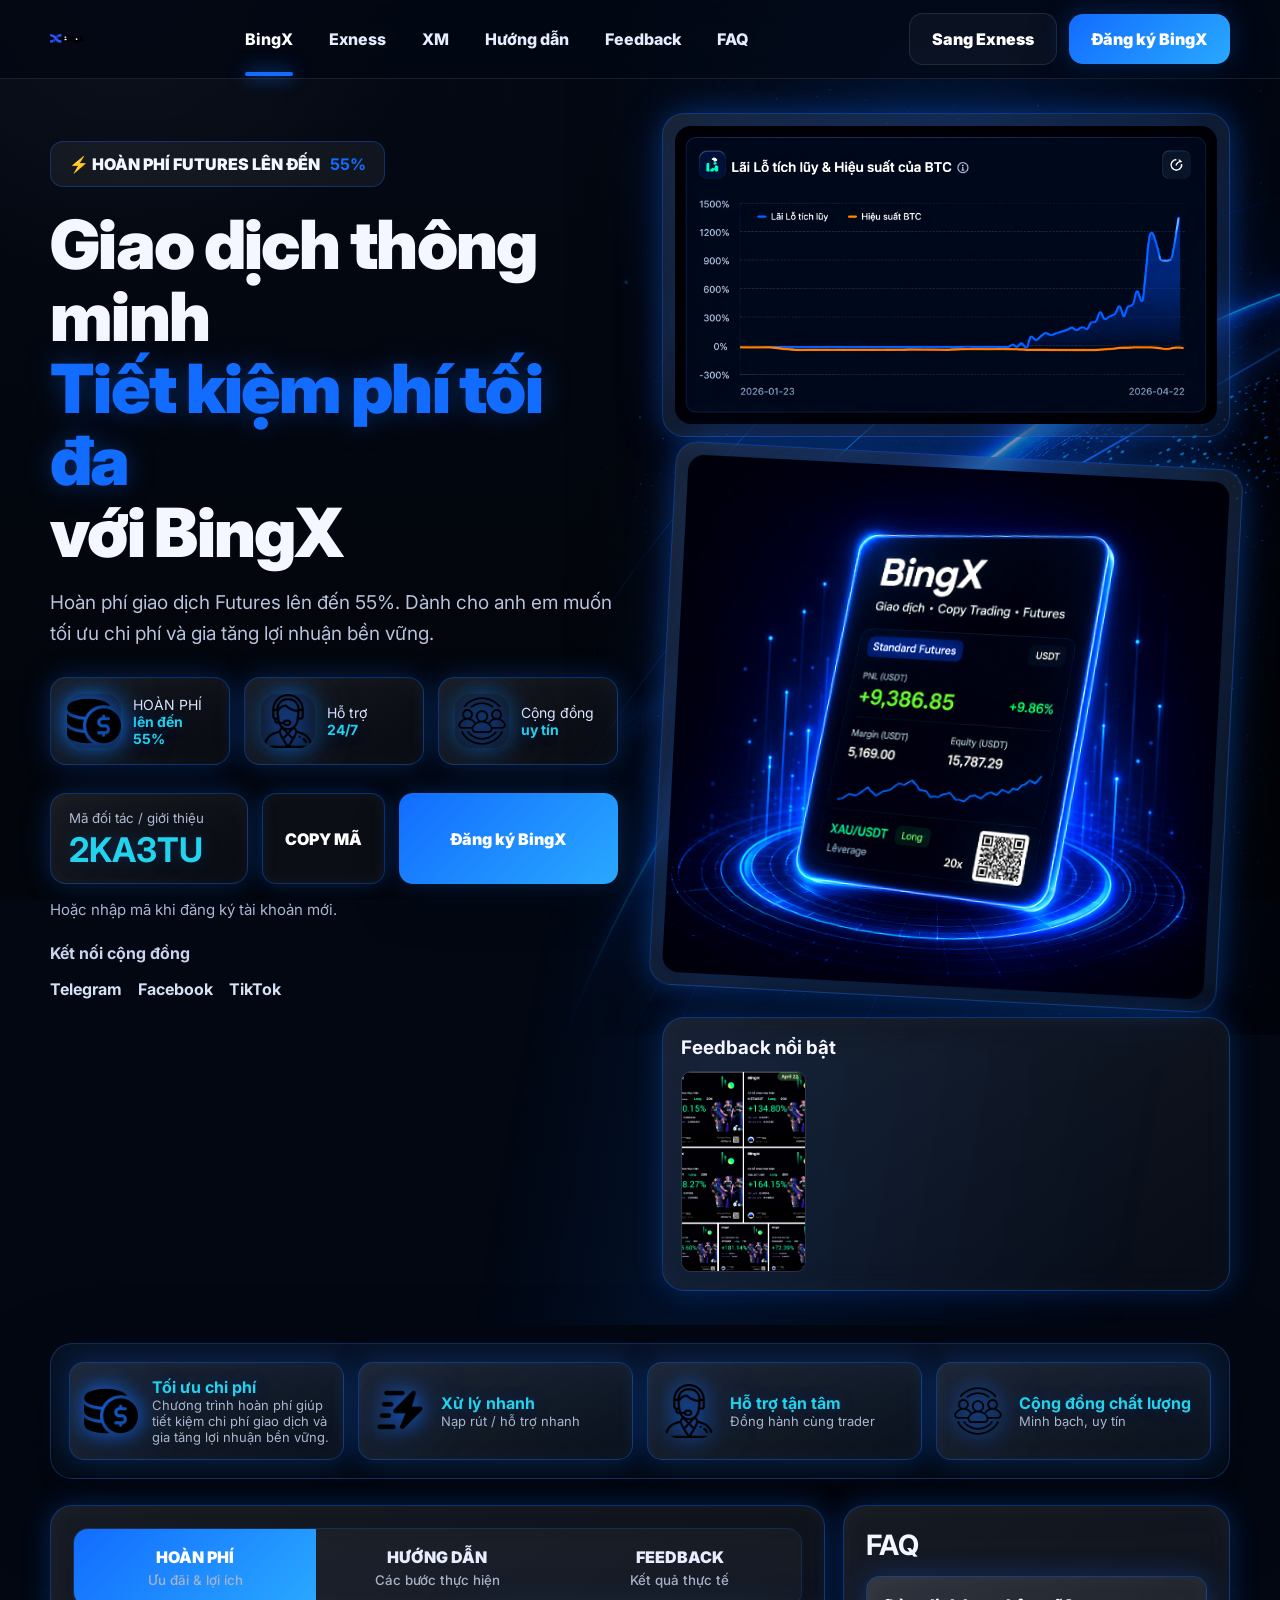
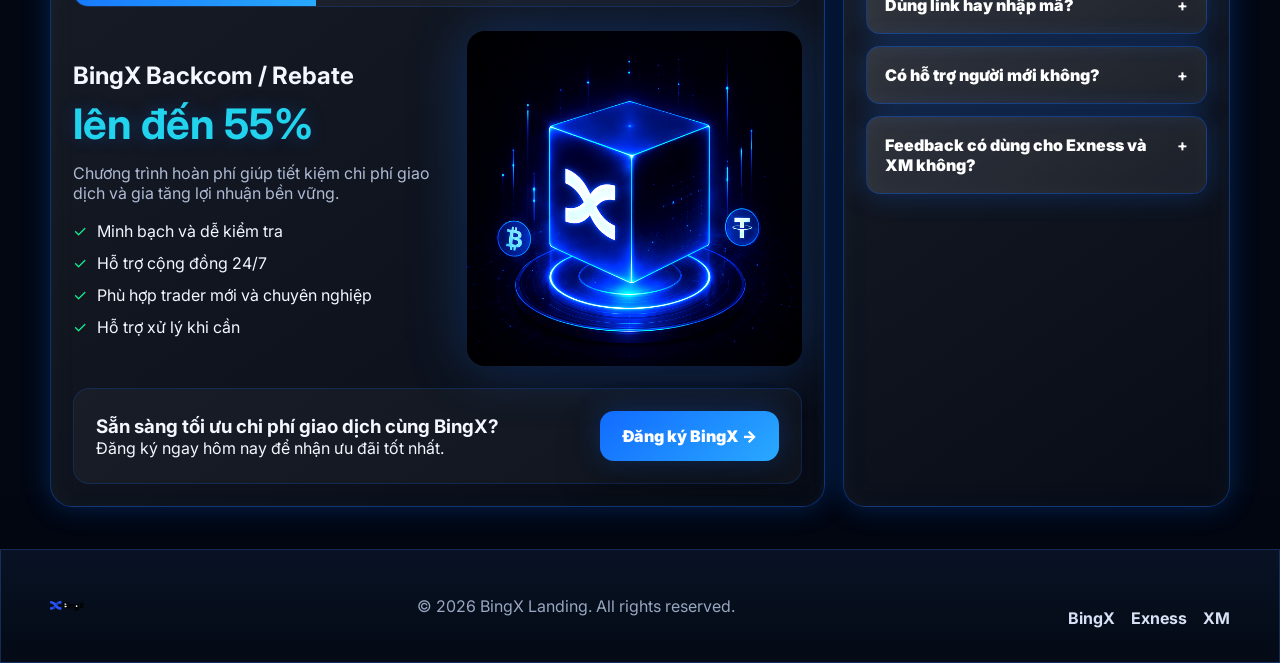
<file: index.html>
<!DOCTYPE html>
<html lang="vi">
<head>
  <meta charset="UTF-8" />
  <meta name="viewport" content="width=device-width, initial-scale=1.0" />
  <title>BingX Hoàn Phí 55%</title>
  <meta name="description" content="BingX Hoàn Phí 55% - landing page rebate/backcom premium." />
  <link rel="preconnect" href="https://fonts.googleapis.com">
  <link rel="preconnect" href="https://fonts.gstatic.com" crossorigin>
  <link href="https://fonts.googleapis.com/css2?family=Inter:wght@400;500;600;700;800;900&display=swap" rel="stylesheet">
  <link rel="stylesheet" href="style.css" />
</head>

<body class="theme-bingx">
  <div class="loader" id="siteLoader">
    <div class="loader-box">
      <img src="assets/img/bingx-logo.svg" alt="BingX logo">
      <p>Đang tải giao diện...</p>
    </div>
  </div>

  <header class="topbar">
    <div class="container nav">
      <a class="brand" href="index.html">
        <img src="assets/img/bingx-logo.svg" alt="BingX logo">
      </a>

      <nav class="desktop-menu">
        <a href="index.html" class="active">BingX</a>
        <a href="exness.html" class="">Exness</a>
        <a href="xm.html" class="">XM</a>
        <a href="#guide">Hướng dẫn</a>
        <a href="#feedback">Feedback</a>
        <a href="#faq">FAQ</a></nav>

      <div class="nav-actions">
        <a class="btn btn-ghost" href="exness.html">Sang Exness</a>
        <a class="btn btn-primary" href="https://bingx.com/vi-vn/rewards/?ref=2KA3TU" target="_blank" rel="noopener">Đăng ký BingX</a>
        <button class="menu-toggle" id="menuToggle" type="button"><span></span><span></span><span></span></button>
      </div>
    </div>

    <div class="mobile-menu" id="mobileMenu">
      <a href="index.html">BingX</a>
      <a href="exness.html">Exness</a>
      <a href="xm.html">XM</a>
      <a href="#guide">Hướng dẫn</a>
      <a href="#feedback">Feedback</a>
      <a href="#faq">FAQ</a>
      <a href="https://bingx.com/vi-vn/rewards/?ref=2KA3TU" target="_blank" rel="noopener">Đăng ký BingX</a>
    </div>
  </header>

  <main>
    <section class="hero">
      <img class="hero-bg" src="assets/img/bg-bingx.jpg" alt="Background BingX">
      <div class="hero-line"></div>

      <div class="container hero-grid">
        <div class="hero-copy reveal left">
          <div class="badge">⚡ HOÀN PHÍ FUTURES LÊN ĐẾN <b>55%</b></div>

          <h1>Giao dịch thông minh<br><span>Tiết kiệm phí tối đa</span><br>với BingX</h1>

          <p class="hero-desc">Hoàn phí giao dịch Futures lên đến 55%. Dành cho anh em muốn tối ưu chi phí và gia tăng lợi nhuận bền vững.</p>

          <div class="feature-row">
            <div class="mini-card"><img src="assets/img/icon-fee.png" alt=""><span>HOÀN PHÍ<br><b>lên đến 55%</b></span></div>
            <div class="mini-card"><img src="assets/img/icon-support.png" alt=""><span>Hỗ trợ<br><b>24/7</b></span></div>
            <div class="mini-card"><img src="assets/img/icon-community.png" alt=""><span>Cộng đồng<br><b>uy tín</b></span></div>
          </div>

          <div class="cta-grid">
            <div class="code-card">
              <small>Mã đối tác / giới thiệu</small>
              <strong id="inviteCode">2KA3TU</strong>
            </div>
            <button class="btn btn-copy" id="copyBtn" type="button">COPY MÃ</button>
            <a class="btn btn-primary" href="https://bingx.com/vi-vn/rewards/?ref=2KA3TU" target="_blank" rel="noopener">Đăng ký BingX</a>
          </div>

          <p class="hero-note">Hoặc nhập mã khi đăng ký tài khoản mới.</p>

          <div class="socials">
            <span>Kết nối cộng đồng</span>
            <a href="https://t.me/DuYiY" target="_blank" rel="noopener">Telegram</a>
            <a href="https://www.facebook.com/share/1Cu68jw2BE/" target="_blank" rel="noopener">Facebook</a>
            <a href="https://www.tiktok.com/@bch.tha.dng?_r=1&_t=ZS-95kLtwVce2u" target="_blank" rel="noopener">TikTok</a>
          </div>
        </div>

        <div class="hero-visual reveal right">
          <div class="chart-card"><img src="assets/img/chart-bingx.png" alt="Chart BingX"></div>
          <div class="hero-card"><img src="assets/img/bingx-card.png" alt="BingX hero card"></div>
          <div class="feedback-preview">
            <h3>Feedback nổi bật</h3>
            <div class="feedback-preview-grid"><img src="assets/img/feedback-bingx.jpg" alt="Feedback BingX"></div>
          </div>
        </div>
      </div>
    </section>

    <section class="container strip reveal up">
      <div class="strip-item"><img src="assets/img/icon-fee.png" alt=""><div><b>Tối ưu chi phí</b><span>Chương trình hoàn phí giúp tiết kiệm chi phí giao dịch và gia tăng lợi nhuận bền vững.</span></div></div>
      <div class="strip-item"><img src="assets/img/icon-fast.png" alt=""><div><b>Xử lý nhanh</b><span>Nạp rút / hỗ trợ nhanh</span></div></div>
      <div class="strip-item"><img src="assets/img/icon-support.png" alt=""><div><b>Hỗ trợ tận tâm</b><span>Đồng hành cùng trader</span></div></div>
      <div class="strip-item"><img src="assets/img/icon-community.png" alt=""><div><b>Cộng đồng chất lượng</b><span>Minh bạch, uy tín</span></div></div>
    </section>

    <section class="container content">
      <div class="panel reveal left">
        <div class="tabs">
          <button class="tab-btn active" data-tab="tab-benefit" type="button">HOÀN PHÍ<small>Ưu đãi & lợi ích</small></button>
          <button class="tab-btn" data-tab="tab-guide" type="button">HƯỚNG DẪN<small>Các bước thực hiện</small></button>
          <button class="tab-btn" data-tab="tab-feedback" type="button">FEEDBACK<small>Kết quả thực tế</small></button>
        </div>

        <div class="tab-panel active" id="tab-benefit">
          <div class="benefit-layout">
            <div>
              <h3>BingX Backcom / Rebate</h3>
              <h2>lên đến 55%</h2>
              <p>Chương trình hoàn phí giúp tiết kiệm chi phí giao dịch và gia tăng lợi nhuận bền vững.</p>
              <ul>
                <li>Minh bạch và dễ kiểm tra</li>
                <li>Hỗ trợ cộng đồng 24/7</li>
                <li>Phù hợp trader mới và chuyên nghiệp</li>
                <li>Hỗ trợ xử lý khi cần</li>
              </ul>
            </div>
            <div class="visual-3d"><img src="assets/img/bingx-cube.png" alt="BingX 3D"></div>
          </div>

          <div class="cta-banner">
            <div>
              <h3>Sẵn sàng tối ưu chi phí giao dịch cùng BingX?</h3>
              <p>Đăng ký ngay hôm nay để nhận ưu đãi tốt nhất.</p>
            </div>
            <a class="btn btn-primary" href="https://bingx.com/vi-vn/rewards/?ref=2KA3TU" target="_blank" rel="noopener">Đăng ký BingX →</a>
          </div>
        </div>

        <div class="tab-panel" id="tab-guide">
          <div id="guide"></div>
          <h3>Hướng dẫn đăng ký</h3>
          <div class="guide-step"><b>B1</b><div><strong>Mở tài khoản bằng link chính thức.</strong><a href="https://bingx.com/vi-vn/rewards/?ref=2KA3TU" target="_blank" rel="noopener">https://bingx.com/vi-vn/rewards/?ref=2KA3TU</a></div></div>
          <div class="guide-step"><b>B2</b><div><strong>Nhập mã nếu hệ thống yêu cầu.</strong><p>Mã: <b>2KA3TU</b></p></div></div>
          <div class="guide-step"><b>B3</b><div><strong>Xác minh tài khoản và giao dịch.</strong><p>Liên hệ cộng đồng nếu cần hỗ trợ.</p></div></div>
        </div>

        <div class="tab-panel" id="tab-feedback">
          <div id="feedback"></div>
          <h3>Feedback thực tế từ cộng đồng BingX</h3>
          <div class="feedback-wide"><img src="assets/img/feedback-bingx.jpg" alt="Feedback BingX"></div>
        </div>
      </div>

      <aside class="faq-panel reveal right" id="faq">
        <h3>FAQ</h3>
        <div class="faq-item"><button class="faq-question" type="button"><span>Dùng link hay nhập mã?</span><b>+</b></button><div class="faq-answer"><p>Dùng link là nhanh nhất. Nếu hệ thống hỏi mã thì nhập <strong>2KA3TU</strong>.</p></div></div>
        <div class="faq-item"><button class="faq-question" type="button"><span>Có hỗ trợ người mới không?</span><b>+</b></button><div class="faq-answer"><p>Có. Bạn có thể liên hệ qua Telegram, Facebook hoặc TikTok.</p></div></div>
        <div class="faq-item"><button class="faq-question" type="button"><span>Feedback có dùng cho Exness và XM không?</span><b>+</b></button><div class="faq-answer"><p>Exness và XM dùng bộ ảnh <strong>feed-1.jpg đến feed-4.jpg</strong>.</p></div></div>
      </aside>
    </section>
  </main>

  <footer class="footer">
    <div class="container footer-inner">
      <img src="assets/img/bingx-logo.svg" alt="BingX logo">
      <p>© 2026 BingX Landing. All rights reserved.</p>
      <div class="socials"><a href="index.html">BingX</a><a href="exness.html">Exness</a><a href="xm.html">XM</a></div>
    </div>
  </footer>

  <div class="mobile-sticky-cta"><a class="btn btn-primary" href="https://bingx.com/vi-vn/rewards/?ref=2KA3TU" target="_blank" rel="noopener">Đăng ký BingX</a></div>
  <div class="toast" id="toast">Đã copy mã 2KA3TU</div>
  <script src="app.js"></script>
</body>
</html>
</file>
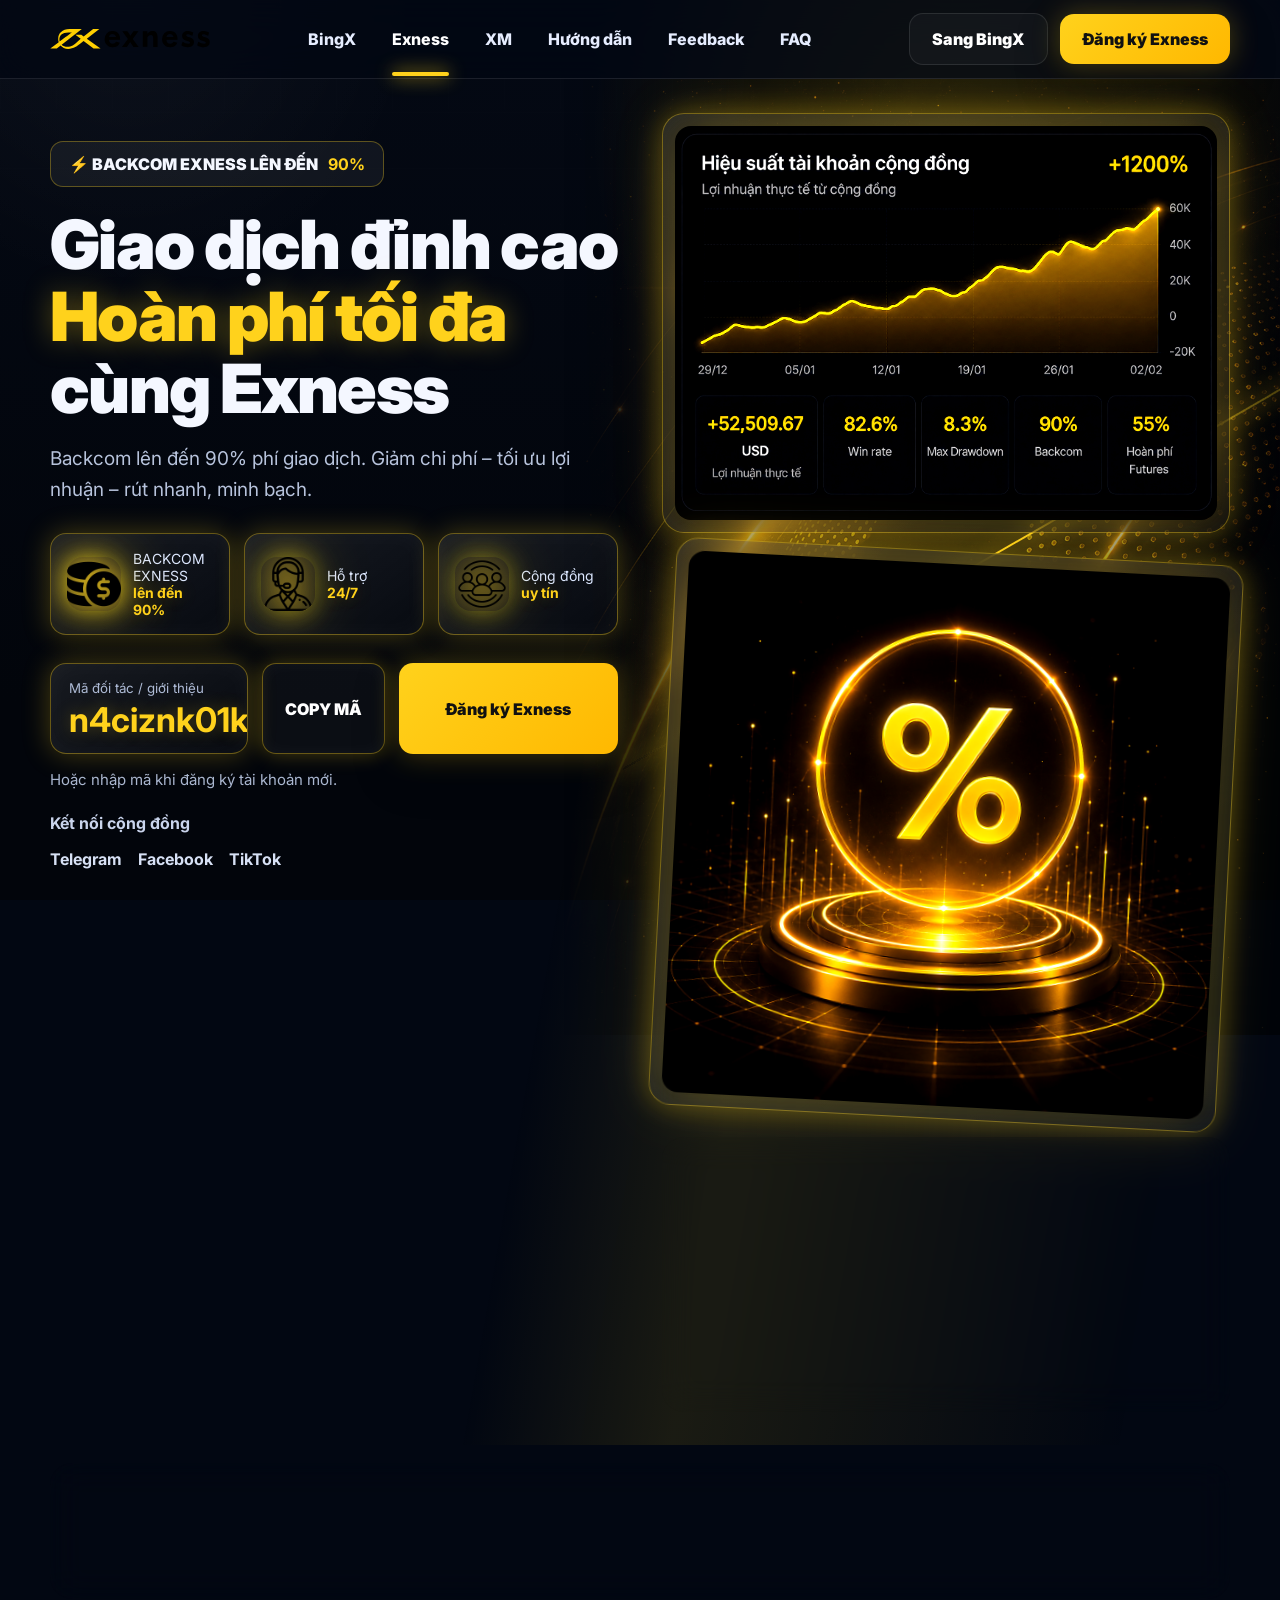
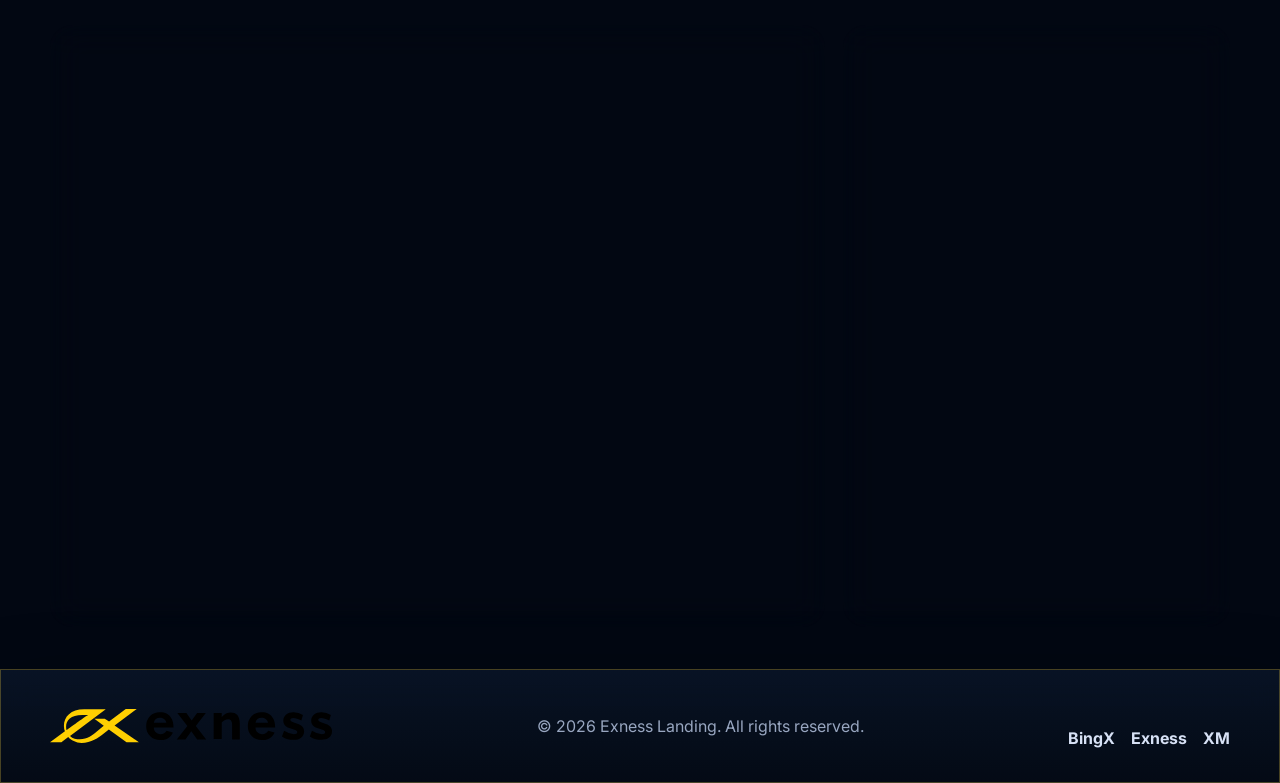
<file: exness.html>
<!DOCTYPE html>
<html lang="vi">
<head>
  <meta charset="UTF-8" />
  <meta name="viewport" content="width=device-width, initial-scale=1.0" />
  <title>Backcom Exness</title>
  <meta name="description" content="Backcom Exness - landing page rebate/backcom premium." />
  <link rel="preconnect" href="https://fonts.googleapis.com">
  <link rel="preconnect" href="https://fonts.gstatic.com" crossorigin>
  <link href="https://fonts.googleapis.com/css2?family=Inter:wght@400;500;600;700;800;900&display=swap" rel="stylesheet">
  <link rel="stylesheet" href="style.css" />
</head>

<body class="theme-exness">
  <div class="loader" id="siteLoader">
    <div class="loader-box">
      <img src="assets/img/exness-logo.svg" alt="Exness logo">
      <p>Đang tải giao diện...</p>
    </div>
  </div>

  <header class="topbar">
    <div class="container nav">
      <a class="brand" href="exness.html">
        <img src="assets/img/exness-logo.svg" alt="Exness logo">
      </a>

      <nav class="desktop-menu">
        <a href="index.html" class="">BingX</a>
        <a href="exness.html" class="active">Exness</a>
        <a href="xm.html" class="">XM</a>
        <a href="#guide">Hướng dẫn</a>
        <a href="#feedback">Feedback</a>
        <a href="#faq">FAQ</a></nav>

      <div class="nav-actions">
        <a class="btn btn-ghost" href="index.html">Sang BingX</a>
        <a class="btn btn-primary" href="https://one.exnessonelink.com/a/n4ciznk01k" target="_blank" rel="noopener">Đăng ký Exness</a>
        <button class="menu-toggle" id="menuToggle" type="button"><span></span><span></span><span></span></button>
      </div>
    </div>

    <div class="mobile-menu" id="mobileMenu">
      <a href="index.html">BingX</a>
      <a href="exness.html">Exness</a>
      <a href="xm.html">XM</a>
      <a href="#guide">Hướng dẫn</a>
      <a href="#feedback">Feedback</a>
      <a href="#faq">FAQ</a>
      <a href="https://one.exnessonelink.com/a/n4ciznk01k" target="_blank" rel="noopener">Đăng ký Exness</a>
    </div>
  </header>

  <main>
    <section class="hero">
      <img class="hero-bg" src="assets/img/bg-exness.jpg" alt="Background Exness">
      <div class="hero-line"></div>

      <div class="container hero-grid">
        <div class="hero-copy reveal left">
          <div class="badge">⚡ BACKCOM EXNESS LÊN ĐẾN <b>90%</b></div>

          <h1>Giao dịch đỉnh cao<br><span>Hoàn phí tối đa</span><br>cùng Exness</h1>

          <p class="hero-desc">Backcom lên đến 90% phí giao dịch. Giảm chi phí – tối ưu lợi nhuận – rút nhanh, minh bạch.</p>

          <div class="feature-row">
            <div class="mini-card"><img src="assets/img/icon-fee.png" alt=""><span>BACKCOM EXNESS<br><b>lên đến 90%</b></span></div>
            <div class="mini-card"><img src="assets/img/icon-support.png" alt=""><span>Hỗ trợ<br><b>24/7</b></span></div>
            <div class="mini-card"><img src="assets/img/icon-community.png" alt=""><span>Cộng đồng<br><b>uy tín</b></span></div>
          </div>

          <div class="cta-grid">
            <div class="code-card">
              <small>Mã đối tác / giới thiệu</small>
              <strong id="inviteCode">n4ciznk01k</strong>
            </div>
            <button class="btn btn-copy" id="copyBtn" type="button">COPY MÃ</button>
            <a class="btn btn-primary" href="https://one.exnessonelink.com/a/n4ciznk01k" target="_blank" rel="noopener">Đăng ký Exness</a>
          </div>

          <p class="hero-note">Hoặc nhập mã khi đăng ký tài khoản mới.</p>

          <div class="socials">
            <span>Kết nối cộng đồng</span>
            <a href="https://t.me/DuYiY" target="_blank" rel="noopener">Telegram</a>
            <a href="https://www.facebook.com/share/1Cu68jw2BE/" target="_blank" rel="noopener">Facebook</a>
            <a href="https://www.tiktok.com/@bch.tha.dng?_r=1&_t=ZS-95kLtwVce2u" target="_blank" rel="noopener">TikTok</a>
          </div>
        </div>

        <div class="hero-visual reveal right">
          <div class="chart-card"><img src="assets/img/chart-exness.png" alt="Chart Exness"></div>
          <div class="hero-card"><img src="assets/img/exness-3d.png" alt="Exness hero card"></div>
          <div class="feedback-preview">
            <h3>Feedback nổi bật</h3>
            <div class="feedback-preview-grid"><img src="assets/img/feed-1.jpg" alt="Feed 1"><img src="assets/img/feed-2.jpg" alt="Feed 2"><img src="assets/img/feed-3.jpg" alt="Feed 3"><img src="assets/img/feed-4.jpg" alt="Feed 4"></div>
          </div>
        </div>
      </div>
    </section>

    <section class="container strip reveal up">
      <div class="strip-item"><img src="assets/img/icon-fee.png" alt=""><div><b>Tối ưu chi phí</b><span>Dành cho trader muốn tối ưu chi phí giao dịch và gia tăng lợi nhuận bền vững.</span></div></div>
      <div class="strip-item"><img src="assets/img/icon-fast.png" alt=""><div><b>Xử lý nhanh</b><span>Nạp rút / hỗ trợ nhanh</span></div></div>
      <div class="strip-item"><img src="assets/img/icon-support.png" alt=""><div><b>Hỗ trợ tận tâm</b><span>Đồng hành cùng trader</span></div></div>
      <div class="strip-item"><img src="assets/img/icon-community.png" alt=""><div><b>Cộng đồng chất lượng</b><span>Minh bạch, uy tín</span></div></div>
    </section>

    <section class="container content">
      <div class="panel reveal left">
        <div class="tabs">
          <button class="tab-btn active" data-tab="tab-benefit" type="button">BACKCOM EXNESS<small>Ưu đãi & lợi ích</small></button>
          <button class="tab-btn" data-tab="tab-guide" type="button">HƯỚNG DẪN<small>Các bước thực hiện</small></button>
          <button class="tab-btn" data-tab="tab-feedback" type="button">FEEDBACK<small>Kết quả thực tế</small></button>
        </div>

        <div class="tab-panel active" id="tab-benefit">
          <div class="benefit-layout">
            <div>
              <h3>Exness Backcom / Rebate</h3>
              <h2>lên đến 90%</h2>
              <p>Dành cho trader muốn tối ưu chi phí giao dịch và gia tăng lợi nhuận bền vững.</p>
              <ul>
                <li>Minh bạch và dễ kiểm tra</li>
                <li>Hỗ trợ cộng đồng 24/7</li>
                <li>Phù hợp trader mới và chuyên nghiệp</li>
                <li>Hỗ trợ xử lý khi cần</li>
              </ul>
            </div>
            <div class="visual-3d"><img src="assets/img/exness-3d.png" alt="Exness 3D"></div>
          </div>

          <div class="cta-banner">
            <div>
              <h3>Sẵn sàng tối ưu chi phí giao dịch cùng Exness?</h3>
              <p>Đăng ký ngay hôm nay để nhận ưu đãi tốt nhất.</p>
            </div>
            <a class="btn btn-primary" href="https://one.exnessonelink.com/a/n4ciznk01k" target="_blank" rel="noopener">Đăng ký Exness →</a>
          </div>
        </div>

        <div class="tab-panel" id="tab-guide">
          <div id="guide"></div>
          <h3>Hướng dẫn đăng ký</h3>
          <div class="guide-step"><b>B1</b><div><strong>Mở tài khoản bằng link chính thức.</strong><a href="https://one.exnessonelink.com/a/n4ciznk01k" target="_blank" rel="noopener">https://one.exnessonelink.com/a/n4ciznk01k</a></div></div>
          <div class="guide-step"><b>B2</b><div><strong>Nhập mã nếu hệ thống yêu cầu.</strong><p>Mã: <b>n4ciznk01k</b></p></div></div>
          <div class="guide-step"><b>B3</b><div><strong>Xác minh tài khoản và giao dịch.</strong><p>Liên hệ cộng đồng nếu cần hỗ trợ.</p></div></div>
        </div>

        <div class="tab-panel" id="tab-feedback">
          <div id="feedback"></div>
          <h3>Feedback thực tế từ cộng đồng Exness</h3>
          <div class="feedback-grid">
              <img src="assets/img/feed-1.jpg" alt="Feedback 1">
              <img src="assets/img/feed-2.jpg" alt="Feedback 2">
              <img src="assets/img/feed-3.jpg" alt="Feedback 3">
              <img src="assets/img/feed-4.jpg" alt="Feedback 4">
            </div>
        </div>
      </div>

      <aside class="faq-panel reveal right" id="faq">
        <h3>FAQ</h3>
        <div class="faq-item"><button class="faq-question" type="button"><span>Dùng link hay nhập mã?</span><b>+</b></button><div class="faq-answer"><p>Dùng link là nhanh nhất. Nếu hệ thống hỏi mã thì nhập <strong>n4ciznk01k</strong>.</p></div></div>
        <div class="faq-item"><button class="faq-question" type="button"><span>Có hỗ trợ người mới không?</span><b>+</b></button><div class="faq-answer"><p>Có. Bạn có thể liên hệ qua Telegram, Facebook hoặc TikTok.</p></div></div>
        <div class="faq-item"><button class="faq-question" type="button"><span>Feedback có dùng cho Exness và XM không?</span><b>+</b></button><div class="faq-answer"><p>Exness và XM dùng bộ ảnh <strong>feed-1.jpg đến feed-4.jpg</strong>.</p></div></div>
      </aside>
    </section>
  </main>

  <footer class="footer">
    <div class="container footer-inner">
      <img src="assets/img/exness-logo.svg" alt="Exness logo">
      <p>© 2026 Exness Landing. All rights reserved.</p>
      <div class="socials"><a href="index.html">BingX</a><a href="exness.html">Exness</a><a href="xm.html">XM</a></div>
    </div>
  </footer>

  <div class="mobile-sticky-cta"><a class="btn btn-primary" href="https://one.exnessonelink.com/a/n4ciznk01k" target="_blank" rel="noopener">Đăng ký Exness</a></div>
  <div class="toast" id="toast">Đã copy mã n4ciznk01k</div>
  <script src="app.js"></script>
</body>
</html>
</file>
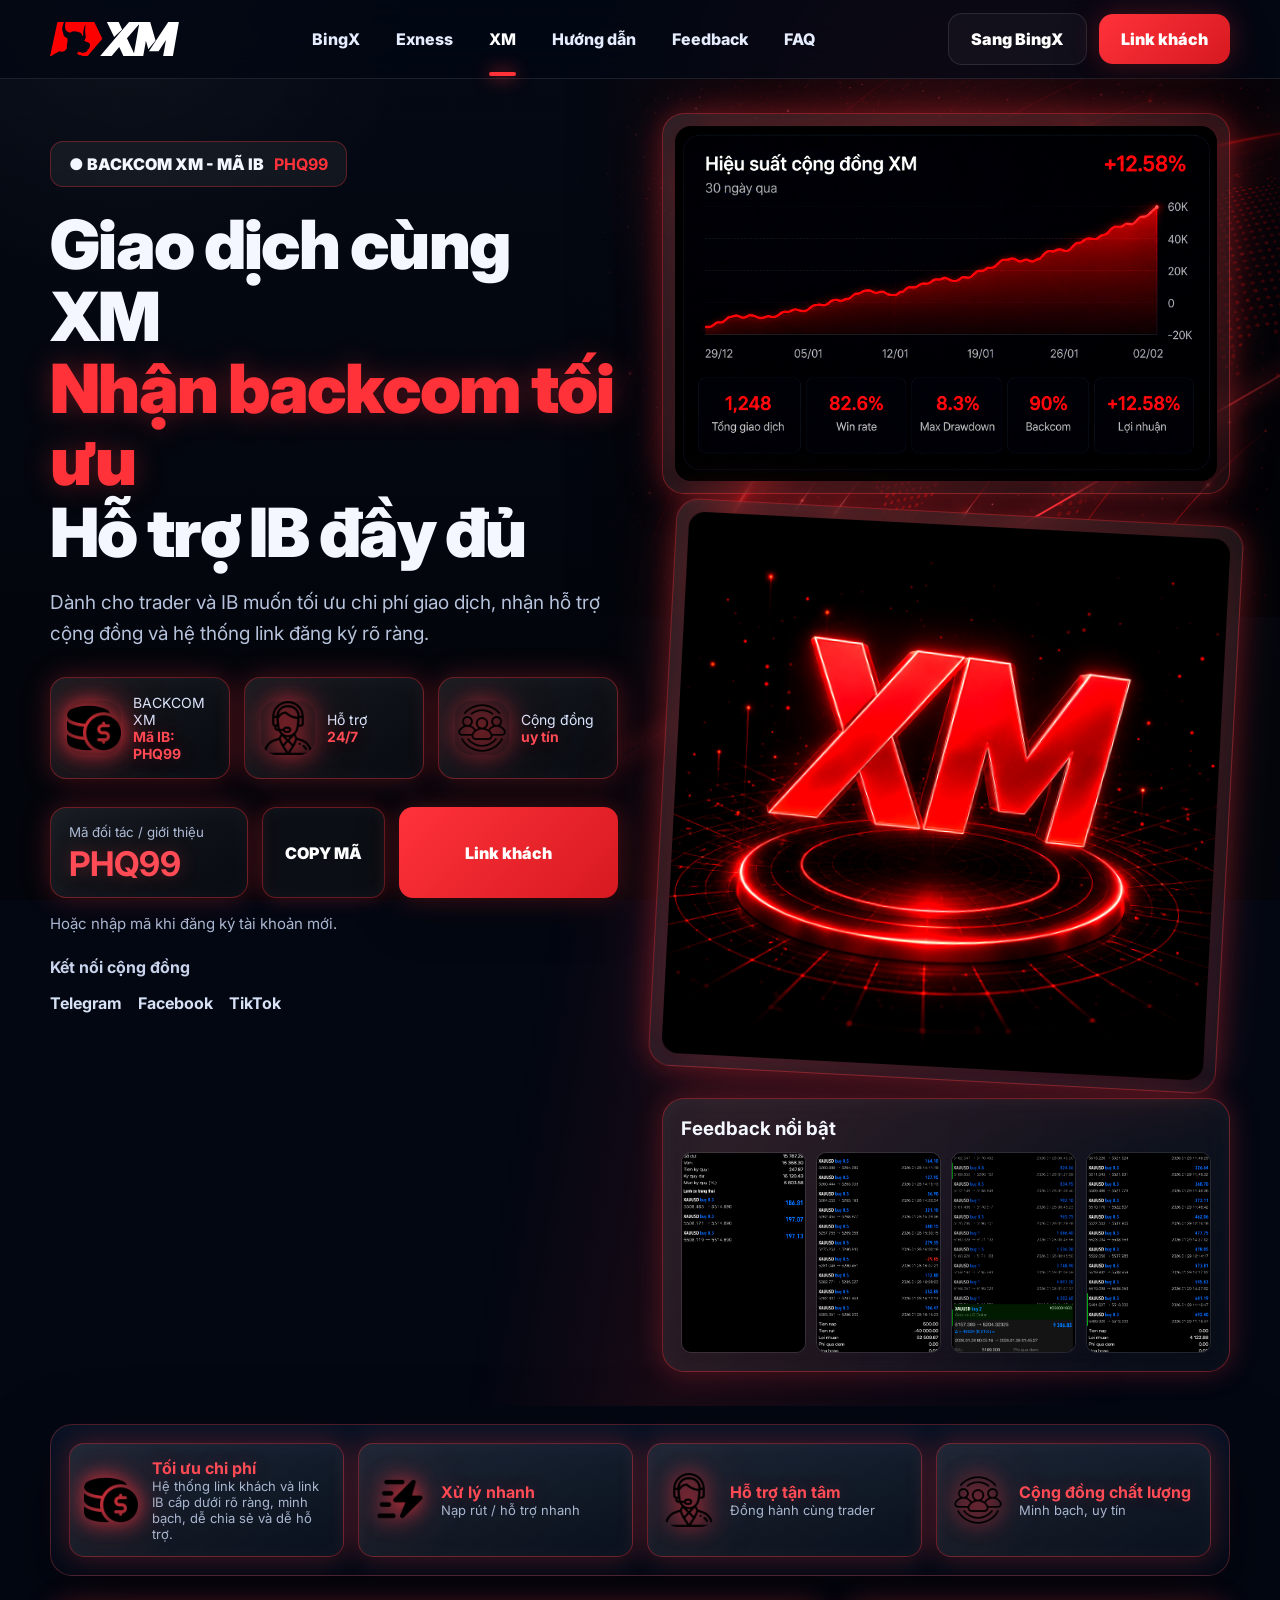
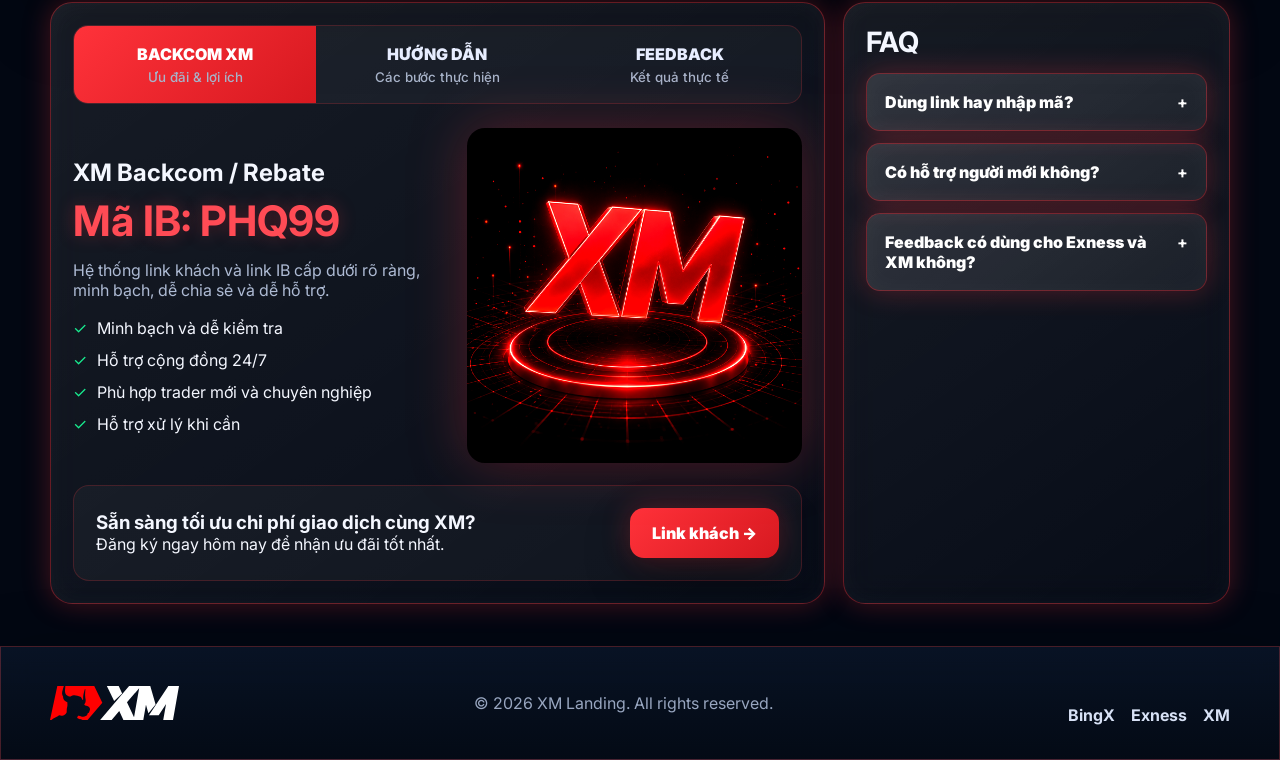
<file: xm.html>
<!DOCTYPE html>
<html lang="vi">
<head>
  <meta charset="UTF-8" />
  <meta name="viewport" content="width=device-width, initial-scale=1.0" />
  <title>XM Backcom</title>
  <meta name="description" content="XM Backcom - landing page rebate/backcom premium." />
  <link rel="preconnect" href="https://fonts.googleapis.com">
  <link rel="preconnect" href="https://fonts.gstatic.com" crossorigin>
  <link href="https://fonts.googleapis.com/css2?family=Inter:wght@400;500;600;700;800;900&display=swap" rel="stylesheet">
  <link rel="stylesheet" href="style.css" />
</head>

<body class="theme-xm">
  <div class="loader" id="siteLoader">
    <div class="loader-box">
      <img src="assets/img/xm-logo.svg" alt="XM logo">
      <p>Đang tải giao diện...</p>
    </div>
  </div>

  <header class="topbar">
    <div class="container nav">
      <a class="brand" href="xm.html">
        <img src="assets/img/xm-logo.svg" alt="XM logo">
      </a>

      <nav class="desktop-menu">
        <a href="index.html" class="">BingX</a>
        <a href="exness.html" class="">Exness</a>
        <a href="xm.html" class="active">XM</a>
        <a href="#guide">Hướng dẫn</a>
        <a href="#feedback">Feedback</a>
        <a href="#faq">FAQ</a></nav>

      <div class="nav-actions">
        <a class="btn btn-ghost" href="index.html">Sang BingX</a>
        <a class="btn btn-primary" href="https://affs.click/NbapJ" target="_blank" rel="noopener">Link khách</a>
        <button class="menu-toggle" id="menuToggle" type="button"><span></span><span></span><span></span></button>
      </div>
    </div>

    <div class="mobile-menu" id="mobileMenu">
      <a href="index.html">BingX</a>
      <a href="exness.html">Exness</a>
      <a href="xm.html">XM</a>
      <a href="#guide">Hướng dẫn</a>
      <a href="#feedback">Feedback</a>
      <a href="#faq">FAQ</a>
      <a href="https://affs.click/NbapJ" target="_blank" rel="noopener">Link khách</a>
    </div>
  </header>

  <main>
    <section class="hero">
      <img class="hero-bg" src="assets/img/bg-xm.jpg" alt="Background XM">
      <div class="hero-line"></div>

      <div class="container hero-grid">
        <div class="hero-copy reveal left">
          <div class="badge">● BACKCOM XM - MÃ IB <b>PHQ99</b></div>

          <h1>Giao dịch cùng XM<br><span>Nhận backcom tối ưu</span><br>Hỗ trợ IB đầy đủ</h1>

          <p class="hero-desc">Dành cho trader và IB muốn tối ưu chi phí giao dịch, nhận hỗ trợ cộng đồng và hệ thống link đăng ký rõ ràng.</p>

          <div class="feature-row">
            <div class="mini-card"><img src="assets/img/icon-fee.png" alt=""><span>BACKCOM XM<br><b>Mã IB: PHQ99</b></span></div>
            <div class="mini-card"><img src="assets/img/icon-support.png" alt=""><span>Hỗ trợ<br><b>24/7</b></span></div>
            <div class="mini-card"><img src="assets/img/icon-community.png" alt=""><span>Cộng đồng<br><b>uy tín</b></span></div>
          </div>

          <div class="cta-grid">
            <div class="code-card">
              <small>Mã đối tác / giới thiệu</small>
              <strong id="inviteCode">PHQ99</strong>
            </div>
            <button class="btn btn-copy" id="copyBtn" type="button">COPY MÃ</button>
            <a class="btn btn-primary" href="https://affs.click/NbapJ" target="_blank" rel="noopener">Link khách</a>
          </div>

          <p class="hero-note">Hoặc nhập mã khi đăng ký tài khoản mới.</p>

          <div class="socials">
            <span>Kết nối cộng đồng</span>
            <a href="https://t.me/DuYiY" target="_blank" rel="noopener">Telegram</a>
            <a href="https://www.facebook.com/share/1Cu68jw2BE/" target="_blank" rel="noopener">Facebook</a>
            <a href="https://www.tiktok.com/@bch.tha.dng?_r=1&_t=ZS-95kLtwVce2u" target="_blank" rel="noopener">TikTok</a>
          </div>
        </div>

        <div class="hero-visual reveal right">
          <div class="chart-card"><img src="assets/img/chart-xm.png" alt="Chart XM"></div>
          <div class="hero-card"><img src="assets/img/xm-3d.png" alt="XM hero card"></div>
          <div class="feedback-preview">
            <h3>Feedback nổi bật</h3>
            <div class="feedback-preview-grid"><img src="assets/img/feed-1.jpg" alt="Feed 1"><img src="assets/img/feed-2.jpg" alt="Feed 2"><img src="assets/img/feed-3.jpg" alt="Feed 3"><img src="assets/img/feed-4.jpg" alt="Feed 4"></div>
          </div>
        </div>
      </div>
    </section>

    <section class="container strip reveal up">
      <div class="strip-item"><img src="assets/img/icon-fee.png" alt=""><div><b>Tối ưu chi phí</b><span>Hệ thống link khách và link IB cấp dưới rõ ràng, minh bạch, dễ chia sẻ và dễ hỗ trợ.</span></div></div>
      <div class="strip-item"><img src="assets/img/icon-fast.png" alt=""><div><b>Xử lý nhanh</b><span>Nạp rút / hỗ trợ nhanh</span></div></div>
      <div class="strip-item"><img src="assets/img/icon-support.png" alt=""><div><b>Hỗ trợ tận tâm</b><span>Đồng hành cùng trader</span></div></div>
      <div class="strip-item"><img src="assets/img/icon-community.png" alt=""><div><b>Cộng đồng chất lượng</b><span>Minh bạch, uy tín</span></div></div>
    </section>

    <section class="container content">
      <div class="panel reveal left">
        <div class="tabs">
          <button class="tab-btn active" data-tab="tab-benefit" type="button">BACKCOM XM<small>Ưu đãi & lợi ích</small></button>
          <button class="tab-btn" data-tab="tab-guide" type="button">HƯỚNG DẪN<small>Các bước thực hiện</small></button>
          <button class="tab-btn" data-tab="tab-feedback" type="button">FEEDBACK<small>Kết quả thực tế</small></button>
        </div>

        <div class="tab-panel active" id="tab-benefit">
          <div class="benefit-layout">
            <div>
              <h3>XM Backcom / Rebate</h3>
              <h2>Mã IB: PHQ99</h2>
              <p>Hệ thống link khách và link IB cấp dưới rõ ràng, minh bạch, dễ chia sẻ và dễ hỗ trợ.</p>
              <ul>
                <li>Minh bạch và dễ kiểm tra</li>
                <li>Hỗ trợ cộng đồng 24/7</li>
                <li>Phù hợp trader mới và chuyên nghiệp</li>
                <li>Hỗ trợ xử lý khi cần</li>
              </ul>
            </div>
            <div class="visual-3d"><img src="assets/img/xm-3d.png" alt="XM 3D"></div>
          </div>

          <div class="cta-banner">
            <div>
              <h3>Sẵn sàng tối ưu chi phí giao dịch cùng XM?</h3>
              <p>Đăng ký ngay hôm nay để nhận ưu đãi tốt nhất.</p>
            </div>
            <a class="btn btn-primary" href="https://affs.click/NbapJ" target="_blank" rel="noopener">Link khách →</a>
          </div>
        </div>

        <div class="tab-panel" id="tab-guide">
          <div id="guide"></div>
          <h3>Hướng dẫn đăng ký</h3>
          <div class="guide-step"><b>B1</b><div><strong>Mở tài khoản bằng link chính thức.</strong><a href="https://affs.click/NbapJ" target="_blank" rel="noopener">https://affs.click/NbapJ</a></div></div>
          <div class="guide-step"><b>B2</b><div><strong>Nhập mã nếu hệ thống yêu cầu.</strong><p>Mã: <b>PHQ99</b></p></div></div>
          <div class="guide-step"><b>B3</b><div><strong>Xác minh tài khoản và giao dịch.</strong><p>Liên hệ cộng đồng nếu cần hỗ trợ.</p></div></div>
        </div>

        <div class="tab-panel" id="tab-feedback">
          <div id="feedback"></div>
          <h3>Feedback thực tế từ cộng đồng XM</h3>
          <div class="feedback-grid">
              <img src="assets/img/feed-1.jpg" alt="Feedback 1">
              <img src="assets/img/feed-2.jpg" alt="Feedback 2">
              <img src="assets/img/feed-3.jpg" alt="Feedback 3">
              <img src="assets/img/feed-4.jpg" alt="Feedback 4">
            </div>
        </div>
      </div>

      <aside class="faq-panel reveal right" id="faq">
        <h3>FAQ</h3>
        <div class="faq-item"><button class="faq-question" type="button"><span>Dùng link hay nhập mã?</span><b>+</b></button><div class="faq-answer"><p>Dùng link là nhanh nhất. Nếu hệ thống hỏi mã thì nhập <strong>PHQ99</strong>.</p></div></div>
        <div class="faq-item"><button class="faq-question" type="button"><span>Có hỗ trợ người mới không?</span><b>+</b></button><div class="faq-answer"><p>Có. Bạn có thể liên hệ qua Telegram, Facebook hoặc TikTok.</p></div></div>
        <div class="faq-item"><button class="faq-question" type="button"><span>Feedback có dùng cho Exness và XM không?</span><b>+</b></button><div class="faq-answer"><p>Exness và XM dùng bộ ảnh <strong>feed-1.jpg đến feed-4.jpg</strong>.</p></div></div>
      </aside>
    </section>
  </main>

  <footer class="footer">
    <div class="container footer-inner">
      <img src="assets/img/xm-logo.svg" alt="XM logo">
      <p>© 2026 XM Landing. All rights reserved.</p>
      <div class="socials"><a href="index.html">BingX</a><a href="exness.html">Exness</a><a href="xm.html">XM</a></div>
    </div>
  </footer>

  <div class="mobile-sticky-cta"><a class="btn btn-primary" href="https://affs.click/NbapJ" target="_blank" rel="noopener">Link khách</a></div>
  <div class="toast" id="toast">Đã copy mã PHQ99</div>
  <script src="app.js"></script>
</body>
</html>
</file>
<file: style.css>
:root{
  --bg:#020712;
  --card:#07111f;
  --line:rgba(255,255,255,.1);
  --text:#f4f7ff;
  --muted:#9aa8c2;
  --blue:#126cff;
  --cyan:#29a9ff;
  --green:#18ef91;
  --yellow:#ffd21c;
  --red:#ff323a;
  --max:1180px;
  --radius:22px;
  --shadow:0 30px 80px rgba(0,0,0,.48);
}

*{margin:0;padding:0;box-sizing:border-box}
html{scroll-behavior:smooth}
body{
  font-family:Inter,Arial,sans-serif;
  background:#020712;
  color:var(--text);
  overflow-x:hidden;
}
a{text-decoration:none;color:inherit}
img{display:block;max-width:100%}
button,input{font:inherit}
.container{width:min(var(--max),calc(100% - 34px));margin:auto}

body::before{
  content:"";
  position:fixed;
  inset:0;
  z-index:-3;
  background:
    radial-gradient(circle at 75% 15%, color-mix(in srgb, var(--brand) 24%, transparent), transparent 30%),
    radial-gradient(circle at 10% 0%, rgba(255,255,255,.04), transparent 20%),
    linear-gradient(180deg,#040914,#02050b 78%);
}
body::after{
  content:"";
  position:fixed;
  inset:0;
  z-index:-2;
  background-image:
    linear-gradient(rgba(255,255,255,.035) 1px, transparent 1px),
    linear-gradient(90deg, rgba(255,255,255,.03) 1px, transparent 1px);
  background-size:56px 56px;
  mask-image:linear-gradient(to bottom, rgba(255,255,255,.22), transparent 80%);
  pointer-events:none;
}

.theme-bingx{--brand:#126cff;--brand2:#29a9ff;--accent:#18ef91;--logoGlow:rgba(18,108,255,.45)}
.theme-exness{--brand:#ffd21c;--brand2:#ffb800;--accent:#18ef91;--logoGlow:rgba(255,210,28,.42)}
.theme-xm{--brand:#ff323a;--brand2:#d71920;--accent:#18ef91;--logoGlow:rgba(255,50,58,.42)}

.loader{
  position:fixed;
  inset:0;
  z-index:999;
  display:grid;
  place-items:center;
  background:#02050b;
  transition:.45s ease;
}
.loader.hide{opacity:0;visibility:hidden}
.loader-box{
  width:180px;
  padding:26px;
  border-radius:24px;
  text-align:center;
  background:rgba(255,255,255,.05);
  border:1px solid var(--line);
  box-shadow:var(--shadow);
}
.loader-box img{height:40px;margin:0 auto 16px;object-fit:contain}
.loader-box p{color:var(--muted);font-weight:700}

.topbar{
  position:sticky;
  top:0;
  z-index:50;
  background:rgba(2,7,18,.78);
  border-bottom:1px solid var(--line);
  backdrop-filter:blur(18px);
}
.nav{
  height:78px;
  display:flex;
  align-items:center;
  justify-content:space-between;
  gap:18px;
}
.brand{
  display:flex;
  align-items:center;
  gap:12px;
  font-weight:900;
  font-size:26px;
}
.brand img{height:34px;max-width:160px;object-fit:contain}
.desktop-menu{display:flex;gap:8px}
.desktop-menu a{
  padding:12px 14px;
  border-radius:12px;
  font-weight:800;
  color:#e6edff;
  position:relative;
}
.desktop-menu a:hover,.desktop-menu a.active{color:#fff}
.desktop-menu a.active::after{
  content:"";
  position:absolute;
  left:14px;right:14px;bottom:-15px;
  height:4px;
  border-radius:20px;
  background:var(--brand);
  box-shadow:0 0 18px var(--brand);
}
.nav-actions{display:flex;gap:12px;align-items:center}

.btn{
  display:inline-flex;
  align-items:center;
  justify-content:center;
  gap:9px;
  border:0;
  border-radius:14px;
  padding:15px 22px;
  font-weight:900;
  cursor:pointer;
  transition:.25s ease;
  white-space:nowrap;
}
.btn:hover{transform:translateY(-2px)}
.btn-primary{
  background:linear-gradient(135deg,var(--brand),var(--brand2));
  color:var(--btnText,#fff);
  box-shadow:0 18px 42px color-mix(in srgb, var(--brand) 36%, transparent);
}
.theme-exness .btn-primary{--btnText:#111}
.btn-ghost{
  background:rgba(255,255,255,.035);
  border:1px solid var(--line);
  color:#fff;
}
.btn-copy{
  background:rgba(255,255,255,.04);
  border:1px solid color-mix(in srgb, var(--brand) 45%, transparent);
  color:#fff;
}
.menu-toggle{
  display:none;
  width:48px;height:48px;
  border-radius:13px;
  background:rgba(255,255,255,.04);
  border:1px solid var(--line);
  flex-direction:column;
  justify-content:center;
  align-items:center;
  gap:5px;
}
.menu-toggle span{width:20px;height:2px;background:#fff}
.mobile-menu{display:none;padding:12px;border-top:1px solid var(--line)}
.mobile-menu.open{display:grid;gap:8px}
.mobile-menu a{
  padding:13px;
  border-radius:12px;
  background:rgba(255,255,255,.045);
  font-weight:800;
}

.hero{
  position:relative;
  padding:34px 0 34px;
  overflow:hidden;
}
.hero::before{
  content:"";
  position:absolute;
  inset:0;
  background:
    linear-gradient(100deg,transparent 0 46%, color-mix(in srgb, var(--brand) 10%, transparent) 60%, transparent 90%);
  pointer-events:none;
}
.hero-bg{
  position:absolute;
  right:0;
  top:0;
  bottom:0;
  width:56%;
  opacity:.55;
  object-fit:cover;
  mask-image:linear-gradient(to right, transparent, #000 28%, #000);
  pointer-events:none;
}
.hero-line{
  position:absolute;
  right:-14%;
  top:34%;
  width:70%;
  height:2px;
  transform:rotate(-30deg);
  background:linear-gradient(90deg,transparent,var(--brand),transparent);
  box-shadow:0 0 22px var(--brand);
}
.hero-grid{
  position:relative;
  z-index:1;
  display:grid;
  grid-template-columns:1fr 1fr;
  gap:44px;
  align-items:start;
}
.hero-copy{padding-top:28px}
.badge{
  display:inline-flex;
  align-items:center;
  gap:10px;
  padding:12px 18px;
  border-radius:13px;
  background:rgba(255,255,255,.055);
  border:1px solid color-mix(in srgb, var(--brand) 32%, transparent);
  font-weight:900;
  margin-bottom:22px;
}
.badge b{color:var(--brand)}
.hero h1{
  font-size:clamp(44px,5.3vw,74px);
  line-height:1.06;
  letter-spacing:-1.7px;
  font-weight:950;
  margin-bottom:18px;
}
.hero h1 span{
  color:var(--brand);
  text-shadow:0 0 28px color-mix(in srgb, var(--brand) 34%, transparent);
}
.hero-desc{
  max-width:610px;
  font-size:19px;
  color:#b7c3dc;
  line-height:1.65;
}
.feature-row{
  display:grid;
  grid-template-columns:repeat(3,1fr);
  gap:14px;
  margin:28px 0;
}
.mini-card{
  padding:16px;
  border-radius:16px;
  display:flex;
  gap:12px;
  align-items:center;
  background:linear-gradient(180deg,rgba(255,255,255,.07),rgba(255,255,255,.025));
  border:1px solid color-mix(in srgb, var(--brand) 22%, transparent);
  box-shadow:inset 0 0 30px color-mix(in srgb, var(--brand) 8%, transparent);
}
.mini-card img{
  width:46px;height:46px;border-radius:13px;object-fit:cover;
  box-shadow:0 0 22px color-mix(in srgb, var(--brand) 22%, transparent);
}
.mini-card span{font-size:14px;color:#dce7ff}
.mini-card b{color:var(--accent)}
.cta-grid{
  max-width:680px;
  display:grid;
  grid-template-columns:1.08fr .65fr 1.2fr;
  gap:14px;
}
.code-card{
  padding:16px 18px;
  border-radius:16px;
  background:rgba(255,255,255,.045);
  border:1px solid color-mix(in srgb, var(--brand) 26%, transparent);
}
.code-card small{display:block;color:#aebbd6;margin-bottom:7px}
.code-card strong{
  color:var(--accent);
  font-size:34px;
  line-height:1;
}
.theme-exness .code-card strong,.theme-xm .code-card strong{color:var(--brand)}
.hero-note{
  margin-top:16px;
  color:#aab7d0;
  font-size:15px;
}
.socials{
  margin-top:24px;
  display:flex;
  gap:16px;
  align-items:center;
  flex-wrap:wrap;
}
.socials span{width:100%;font-weight:700;color:#c9d4ec}
.socials a{color:#d7e1f5;font-weight:700}

.hero-visual{
  display:grid;
  gap:18px;
}
.chart-card,.hero-card,.feedback-preview,.panel,.faq-panel,.strip,.footer{
  background:linear-gradient(180deg,rgba(9,21,39,.88),rgba(4,11,22,.92));
  border:1px solid color-mix(in srgb, var(--brand) 22%, rgba(255,255,255,.06));
  box-shadow:var(--shadow);
  backdrop-filter:blur(16px);
  border-radius:var(--radius);
}
.chart-card{
  padding:12px;
}
.chart-card img{
  width:100%;
  border-radius:16px;
}
.hero-card{
  padding:12px;
  transform:rotate(3deg);
  box-shadow:var(--shadow),0 0 70px var(--logoGlow);
}
.hero-card img{width:100%;border-radius:16px}

.feedback-preview{
  padding:18px;
}
.feedback-preview h3{margin-bottom:12px}
.feedback-preview-grid{
  display:grid;
  grid-template-columns:repeat(4,1fr);
  gap:10px;
}
.feedback-preview-grid img{
  aspect-ratio:.62;
  object-fit:cover;
  border-radius:10px;
  border:1px solid rgba(255,255,255,.1);
}

.strip{
  margin-top:18px;
  padding:18px;
  display:grid;
  grid-template-columns:repeat(4,1fr);
  gap:14px;
}
.strip-item{
  display:flex;
  align-items:center;
  gap:14px;
  padding:14px;
  border-radius:15px;
  background:rgba(255,255,255,.035);
}
.strip-item img{width:54px;height:54px;border-radius:14px;object-fit:cover}
.strip-item b{display:block}
.strip-item span{display:block;color:#a8b6cf;font-size:13px}

.content{
  padding:26px 0 42px;
  display:grid;
  grid-template-columns:2fr 1fr;
  gap:18px;
}
.panel,.faq-panel{padding:22px}
.tabs{
  display:grid;
  grid-template-columns:repeat(3,1fr);
  border-radius:15px;
  overflow:hidden;
  background:rgba(255,255,255,.035);
  border:1px solid color-mix(in srgb, var(--brand) 20%, transparent);
  margin-bottom:24px;
}
.tab-btn{
  border:0;
  background:transparent;
  color:#e7edff;
  padding:18px;
  font-weight:900;
  cursor:pointer;
}
.tab-btn small{
  display:block;
  margin-top:5px;
  color:#a7b3c9;
  font-weight:500;
}
.tab-btn.active{
  background:linear-gradient(135deg,var(--brand),var(--brand2));
  color:var(--btnText,#fff);
}
.theme-exness .tab-btn.active{--btnText:#111}
.tab-panel{display:none}
.tab-panel.active{display:block}
.benefit-layout{
  display:grid;
  grid-template-columns:1fr .9fr;
  gap:22px;
  align-items:center;
}
.benefit-layout h3{font-size:24px}
.benefit-layout h2{
  margin:8px 0 14px;
  font-size:42px;
  color:var(--brand);
}
.benefit-layout p{color:#aebbd4;margin-bottom:18px}
.benefit-layout ul{list-style:none;display:grid;gap:12px}
.benefit-layout li::before{content:"✓";color:var(--accent);margin-right:10px}
.visual-3d img{
  width:100%;
  border-radius:18px;
  filter:drop-shadow(0 20px 45px var(--logoGlow));
}
.cta-banner{
  margin-top:22px;
  padding:22px;
  border-radius:16px;
  background:rgba(255,255,255,.035);
  border:1px solid color-mix(in srgb, var(--brand) 20%, transparent);
  display:flex;
  justify-content:space-between;
  align-items:center;
  gap:16px;
}
.guide-step{
  display:grid;
  grid-template-columns:64px 1fr;
  gap:14px;
  padding:16px;
  border-radius:15px;
  background:rgba(255,255,255,.035);
  border:1px solid rgba(255,255,255,.08);
  margin-bottom:14px;
}
.guide-step b{
  width:64px;height:64px;border-radius:16px;
  display:grid;place-items:center;
  background:linear-gradient(135deg,var(--brand),var(--brand2));
  color:var(--btnText,#fff);
}
.theme-exness .guide-step b{--btnText:#111}
.guide-step a{display:block;margin-top:5px;color:var(--brand)}
.feedback-grid{
  display:grid;
  grid-template-columns:repeat(4,1fr);
  gap:14px;
}
.feedback-grid img{
  width:100%;
  border-radius:14px;
  border:1px solid color-mix(in srgb, var(--brand) 25%, transparent);
  box-shadow:0 20px 40px rgba(0,0,0,.25);
}
.feedback-wide img{
  width:100%;
  border-radius:16px;
}
.faq-panel h3{font-size:28px;margin-bottom:14px}
.faq-item{
  border:1px solid rgba(255,255,255,.09);
  border-radius:14px;
  overflow:hidden;
  margin-bottom:12px;
}
.faq-question{
  width:100%;
  padding:18px;
  display:flex;
  justify-content:space-between;
  text-align:left;
  background:rgba(255,255,255,.035);
  border:0;
  color:#fff;
  cursor:pointer;
  font-weight:900;
}
.faq-answer{max-height:0;overflow:hidden;transition:.28s}
.faq-answer p{padding:0 18px 18px;color:#aebbd4}
.faq-item.open .faq-question b{transform:rotate(45deg)}
.footer{
  border-radius:0;
  padding:34px 0;
}
.footer-inner{
  display:flex;
  align-items:center;
  justify-content:space-between;
  gap:18px;
}
.footer img{height:34px}
.footer p{color:#98a6c0}
.toast{
  position:fixed;
  right:18px;
  bottom:18px;
  z-index:80;
  padding:14px 18px;
  border-radius:14px;
  background:linear-gradient(135deg,var(--brand),var(--brand2));
  color:var(--btnText,#fff);
  font-weight:900;
  opacity:0;
  transform:translateY(12px);
  transition:.25s;
}
.toast.show{opacity:1;transform:none}
.mobile-sticky-cta{display:none}

/* reveal */
.reveal{opacity:0;transition:opacity .75s ease,transform .75s cubic-bezier(.2,.8,.2,1)}
.reveal.left{transform:translateX(-34px)}
.reveal.right{transform:translateX(34px)}
.reveal.up{transform:translateY(34px)}
.reveal.show{opacity:1;transform:none}

@media(max-width:1100px){
  .desktop-menu{display:none}
  .menu-toggle{display:flex}
  .hero-grid,.content{grid-template-columns:1fr}
  .hero-bg{width:100%;opacity:.22}
  .feature-row,.strip{grid-template-columns:repeat(2,1fr)}
  .benefit-layout{grid-template-columns:1fr}
  .feedback-grid{grid-template-columns:repeat(2,1fr)}
  .footer-inner{flex-direction:column;text-align:center}
}
@media(max-width:760px){
  .container{width:min(var(--max),calc(100% - 22px))}
  .nav{height:68px}
  .brand img{height:28px}
  .nav-actions .btn{display:none}
  .hero h1{font-size:40px}
  .hero-desc{font-size:16px}
  .feature-row,.cta-grid,.strip,.tabs{grid-template-columns:1fr}
  .hero-card{transform:none}
  .content{padding-bottom:100px}
  .feedback-grid{grid-template-columns:1fr}
  .cta-banner{flex-direction:column;align-items:stretch}
  .mobile-sticky-cta{display:block;position:fixed;left:12px;right:12px;bottom:12px;z-index:60}
}
  /* ===== FULL GLOW UI UPGRADE 3 PAGE ===== */

/* màu riêng từng page */
.theme-bingx{
  --glow-main:#126cff;
  --glow-soft:rgba(18,108,255,.28);
  --glow-border:rgba(18,108,255,.38);
  --glow-text:#22d3ee;
}

.theme-exness{
  --glow-main:#ffd21c;
  --glow-soft:rgba(255,210,28,.28);
  --glow-border:rgba(255,210,28,.38);
  --glow-text:#ffd21c;
}

.theme-xm{
  --glow-main:#ff323a;
  --glow-soft:rgba(255,50,58,.28);
  --glow-border:rgba(255,50,58,.38);
  --glow-text:#ff4b55;
}

/* card sáng hơn */
.mini-card,
.strip-item,
.guide-step,
.faq-item,
.chart-card,
.hero-card,
.feedback-preview,
.panel,
.faq-panel,
.code-card{
  border:1px solid var(--glow-border) !important;
  background:
    linear-gradient(145deg, rgba(255,255,255,.085), rgba(255,255,255,.025)) !important;
  box-shadow:
    0 0 28px var(--glow-soft),
    inset 0 0 26px rgba(255,255,255,.035) !important;
}

/* hover premium */
.mini-card:hover,
.strip-item:hover,
.guide-step:hover,
.faq-item:hover,
.chart-card:hover,
.hero-card:hover,
.feedback-preview:hover,
.code-card:hover{
  transform:translateY(-4px);
  border-color:var(--glow-main) !important;
  box-shadow:
    0 0 42px var(--glow-soft),
    0 18px 45px rgba(0,0,0,.38),
    inset 0 0 32px rgba(255,255,255,.045) !important;
}

/* icon sáng hơn */
.mini-card img,
.strip-item img{
  width:54px;
  height:54px;
  border-radius:16px;
  object-fit:cover;
  filter:
    brightness(1.55)
    contrast(1.18)
    saturate(1.25)
    drop-shadow(0 0 10px var(--glow-main))
    drop-shadow(0 0 24px var(--glow-soft));
}

/* riêng icon exness vàng sáng hơn */
.theme-exness .mini-card img,
.theme-exness .strip-item img{
  filter:
    brightness(1.75)
    contrast(1.22)
    saturate(1.35)
    drop-shadow(0 0 12px #ffd21c)
    drop-shadow(0 0 28px rgba(255,210,28,.45));
}

/* text nhấn */
.mini-card b,
.strip-item b,
.code-card strong,
.benefit-layout h2{
  color:var(--glow-text) !important;
  text-shadow:0 0 18px var(--glow-soft);
}

/* nút sáng hơn */
.btn-primary{
  box-shadow:
    0 0 28px var(--glow-soft),
    0 18px 44px rgba(0,0,0,.34) !important;
}

.btn-copy{
  border-color:var(--glow-border) !important;
  box-shadow:
    0 0 20px var(--glow-soft),
    inset 0 0 18px rgba(255,255,255,.04) !important;
}

.btn-copy:hover{
  background:var(--glow-main) !important;
  color:#fff !important;
}

/* chart + hero ảnh nổi hơn */
.chart-card img,
.hero-card img,
.visual-3d img{
  filter:
    brightness(1.08)
    contrast(1.08)
    saturate(1.12)
    drop-shadow(0 0 28px var(--glow-soft));
}

/* feedback ảnh rõ hơn */
.feedback-grid img,
.feedback-preview-grid img,
.feedback-wide img{
  filter:
    brightness(1.08)
    contrast(1.12)
    saturate(1.15);
  transition:.28s ease;
}

.feedback-grid img:hover,
.feedback-preview-grid img:hover,
.feedback-wide img:hover{
  transform:scale(1.035);
  box-shadow:0 0 34px var(--glow-soft);
}

/* line chạy nhẹ trên card */
.mini-card,
.strip-item,
.code-card,
.panel,
.faq-panel{
  position:relative;
  overflow:hidden;
}

.mini-card::before,
.strip-item::before,
.code-card::before,
.panel::before,
.faq-panel::before{
  content:"";
  position:absolute;
  inset:-1px;
  background:linear-gradient(
    120deg,
    transparent 0%,
    rgba(255,255,255,.13) 45%,
    transparent 70%
  );
  transform:translateX(-130%);
  transition:.7s ease;
  pointer-events:none;
}

.mini-card:hover::before,
.strip-item:hover::before,
.code-card:hover::before,
.panel:hover::before,
.faq-panel:hover::before{
  transform:translateX(130%);
}

/* fix guide B1 B2 B3 đẹp hơn */
.guide-step b{
  box-shadow:
    0 0 22px var(--glow-soft),
    inset 0 0 18px rgba(255,255,255,.12);
}

/* mobile vẫn đẹp */
@media(max-width:760px){
  .mini-card,
  .strip-item,
  .guide-step{
    box-shadow:
      0 0 20px var(--glow-soft),
      inset 0 0 20px rgba(255,255,255,.035) !important;
  }

  .mini-card img,
  .strip-item img{
    width:48px;
    height:48px;
  }
  /* ===== FIX FEEDBACK PREVIEW + GUIDE STEP ===== */

/* feedback nổi bật: ảnh phải nằm đều, không bé xíu 1 cục */
.feedback-preview{
  min-height: 300px;
}

.feedback-preview-grid{
  display:grid !important;
  grid-template-columns:repeat(4, 1fr) !important;
  gap:14px !important;
  align-items:stretch;
}

.feedback-preview-grid img{
  width:100% !important;
  height:170px !important;
  object-fit:cover !important;
  border-radius:14px !important;
}

/* nếu BingX chỉ có 1 ảnh feedback tổng thì cho nó to ra */
.theme-bingx .feedback-preview-grid{
  grid-template-columns:1fr !important;
}

.theme-bingx .feedback-preview-grid img{
  width:100% !important;
  height:220px !important;
  object-fit:cover !important;
}

/* fix B1 B2 B3 bị đè chữ */
.guide-step{
  grid-template-columns:72px 1fr !important;
  align-items:start !important;
  gap:18px !important;
}

.guide-step b{
  width:64px !important;
  height:64px !important;
  min-width:64px !important;
  min-height:64px !important;
  flex-shrink:0 !important;
  position:static !important;
  transform:none !important;
}

.guide-step div{
  min-width:0;
  padding-top:4px;
}

.guide-step p,
.guide-step a,
.guide-step strong{
  display:block;
  word-break:break-word;
  overflow-wrap:anywhere;
}

/* màu chữ trong ô vàng Exness phải dễ đọc */
.theme-exness .guide-step b{
  color:#111 !important;
}

/* mobile */
@media(max-width:760px){
  .feedback-preview-grid{
    grid-template-columns:repeat(2, 1fr) !important;
  }

  .feedback-preview-grid img{
    height:150px !important;
  }

  .theme-bingx .feedback-preview-grid{
    grid-template-columns:1fr !important;
  }

  .guide-step{
    grid-template-columns:58px 1fr !important;
    gap:14px !important;
  }

  .guide-step b{
    width:54px !important;
    height:54px !important;
    min-width:54px !important;
    min-height:54px !important;
  }
}
</file>
